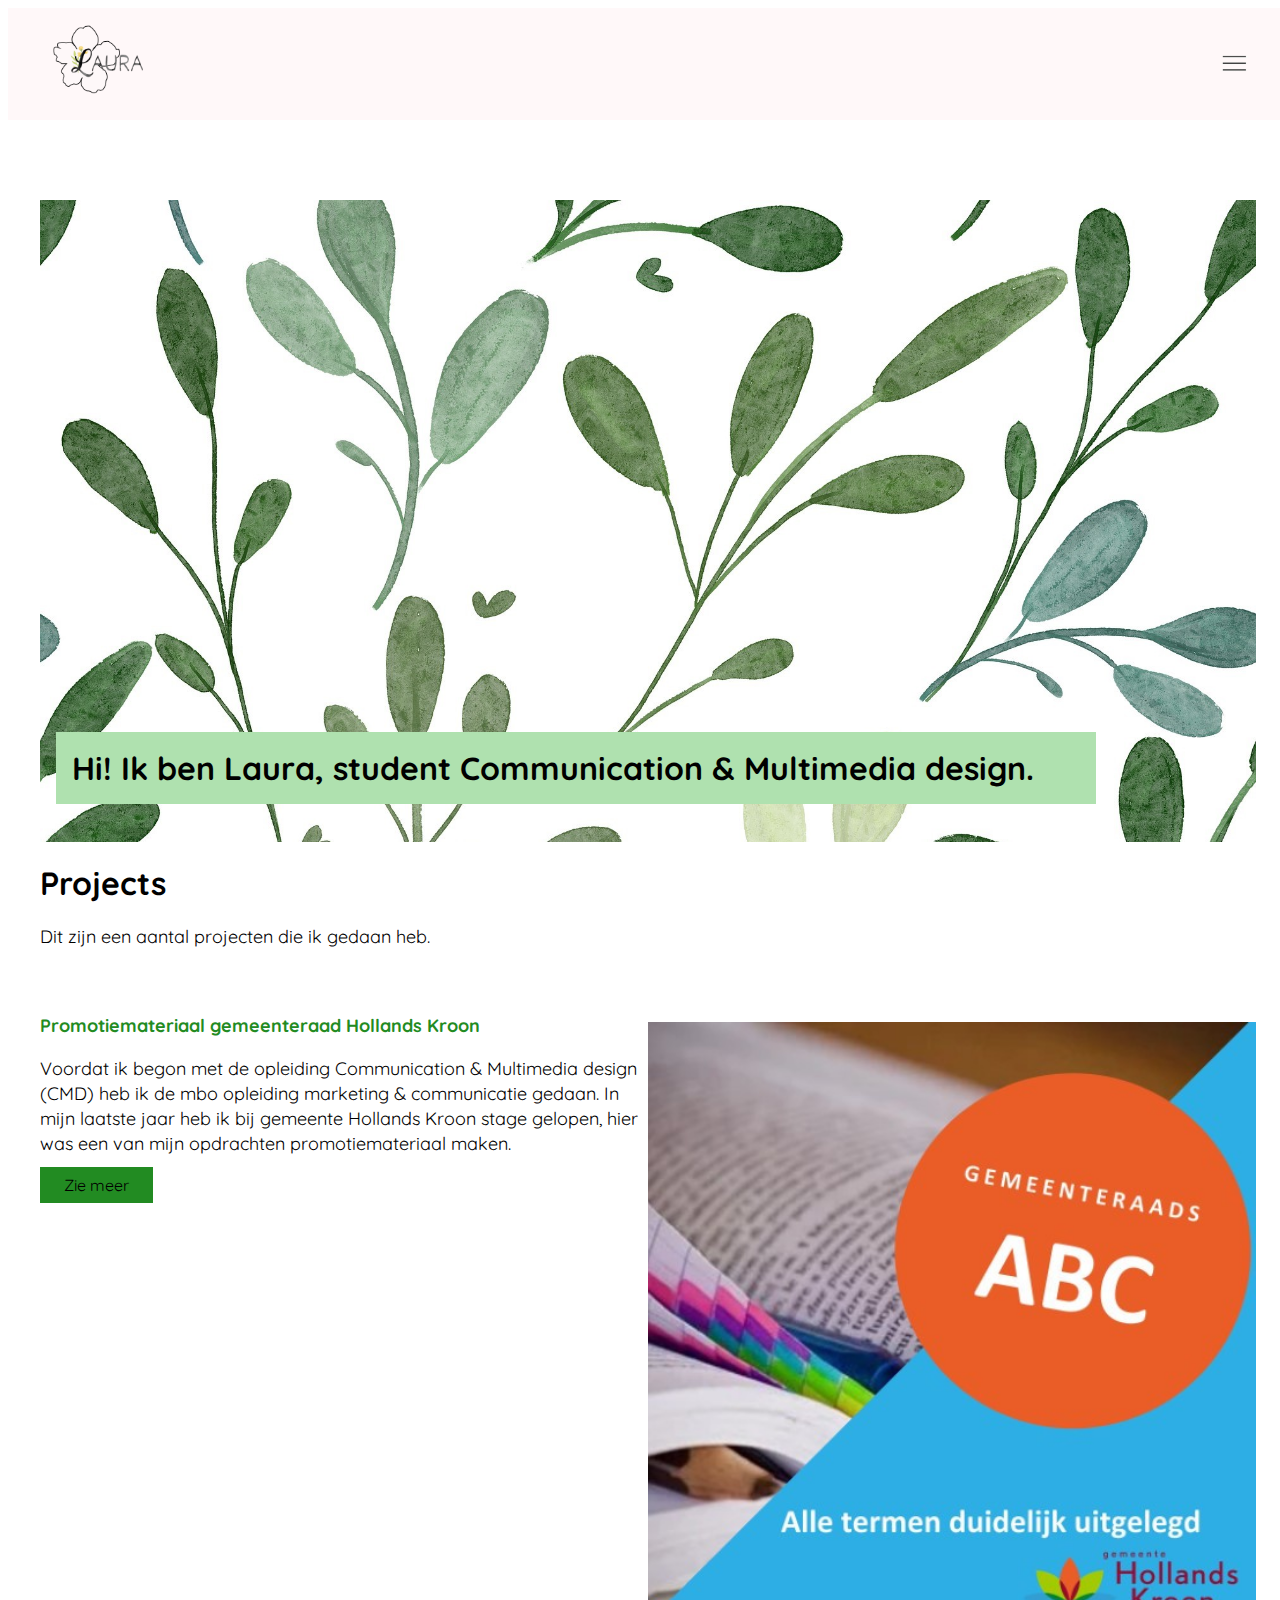
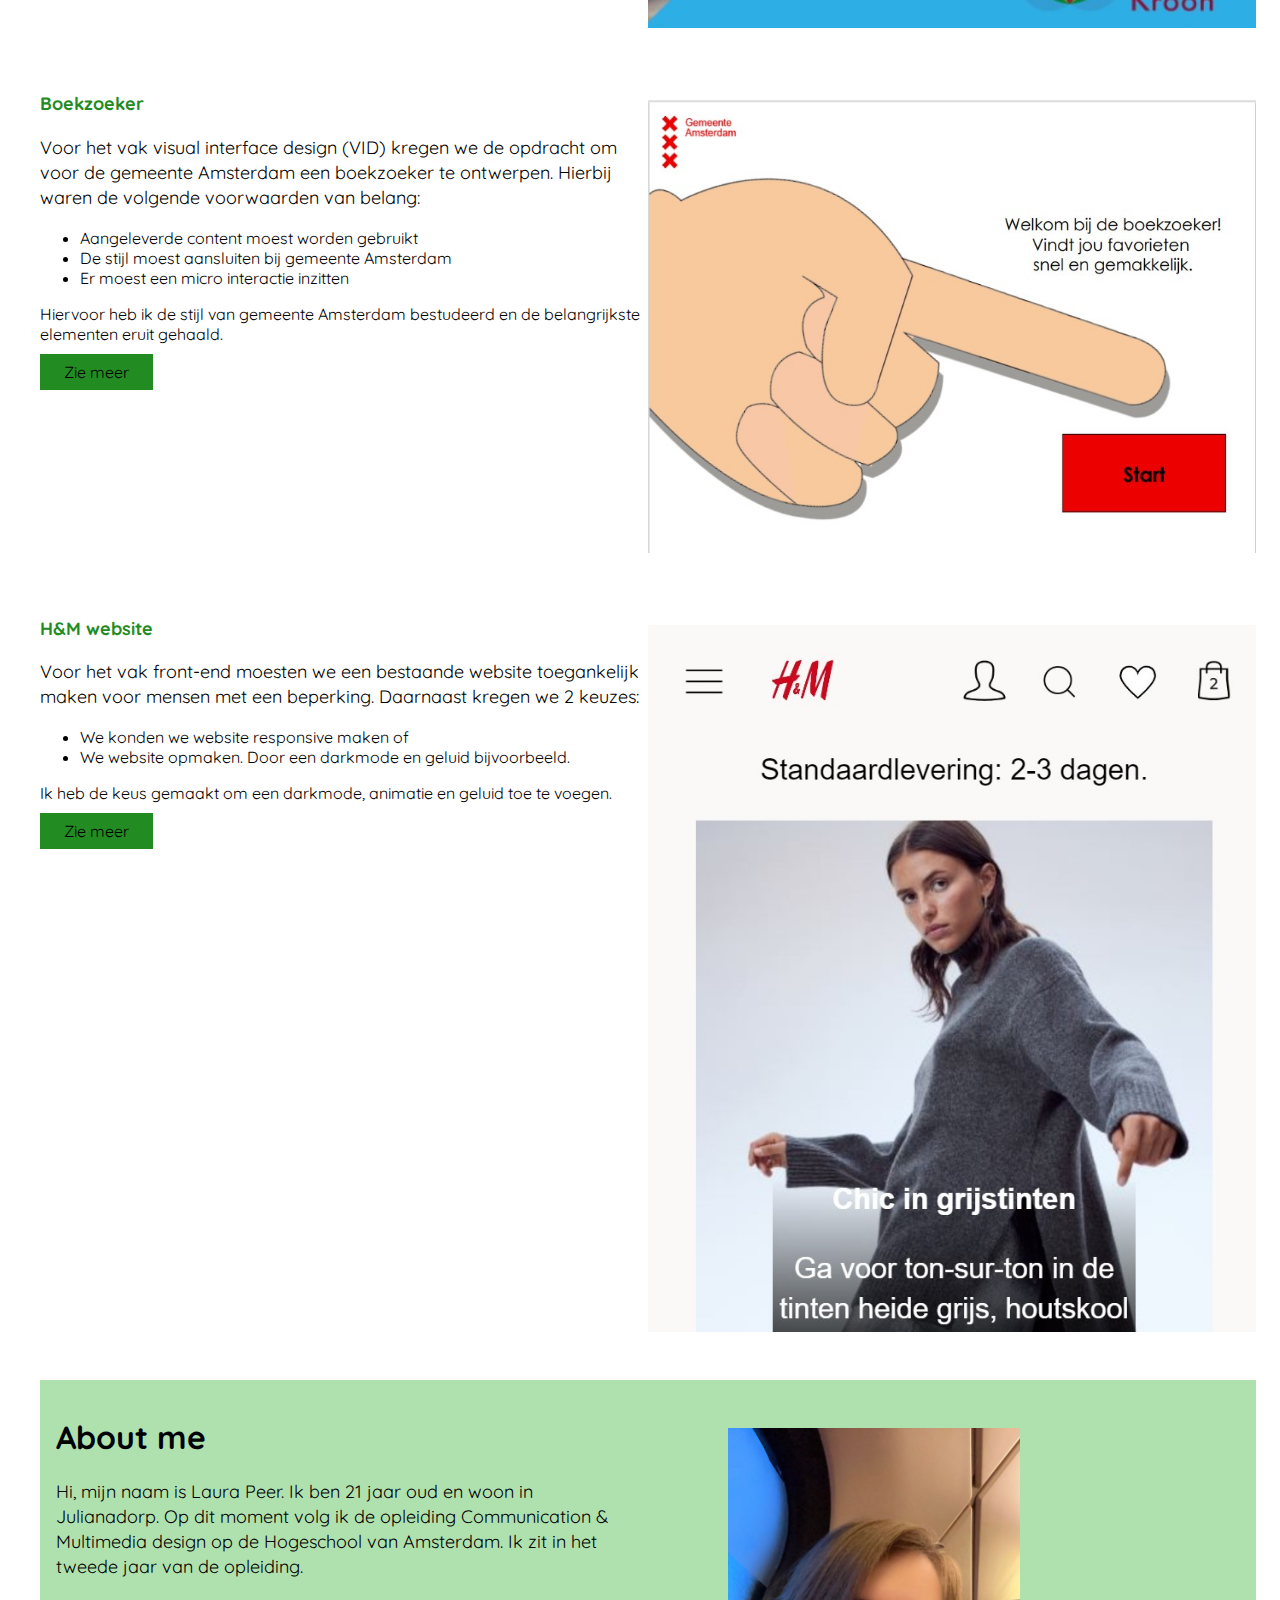
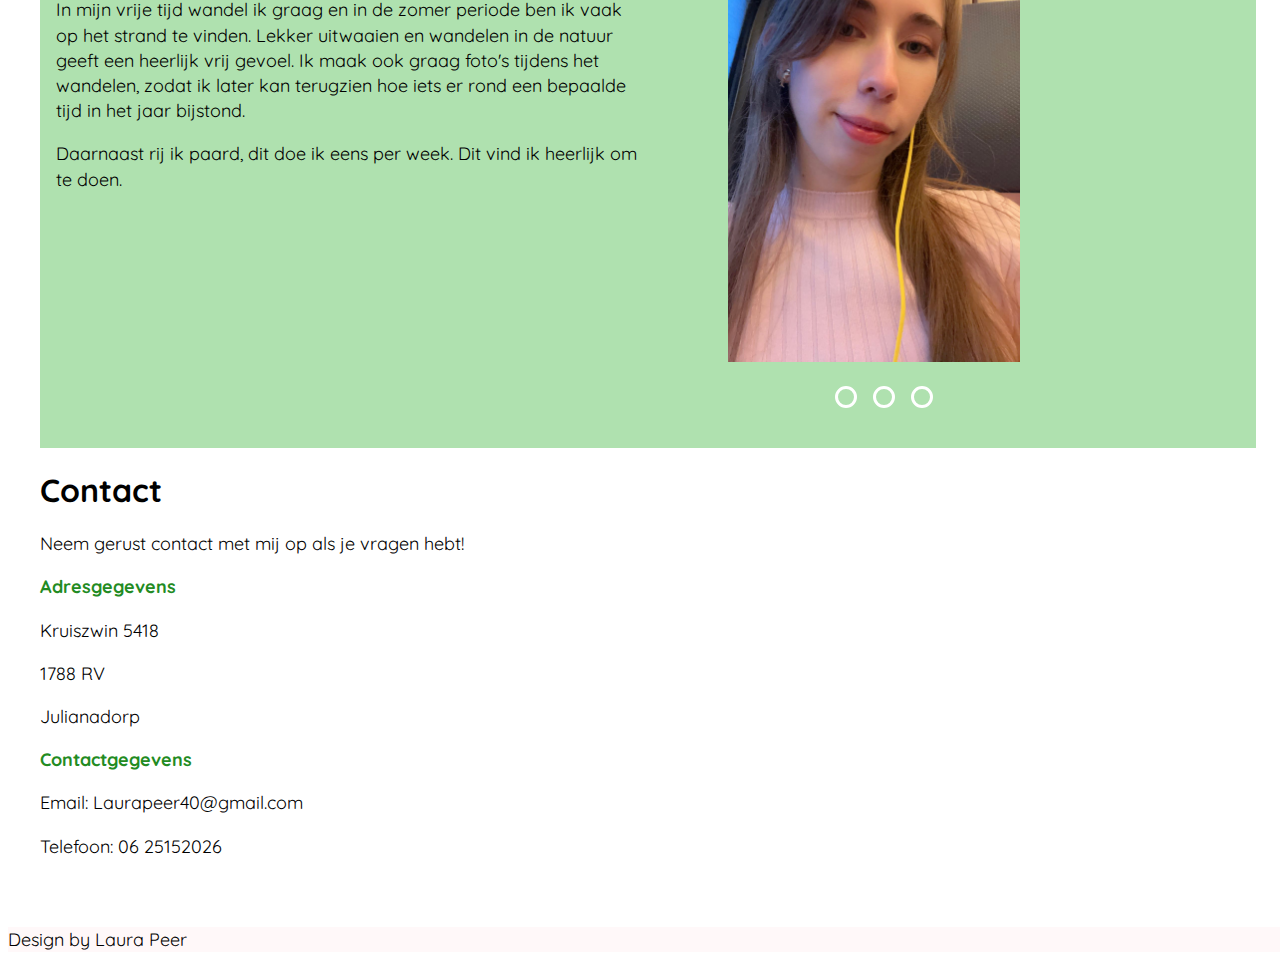
<file: index.html>
<!DOCTYPE html>
<html lang="en">
<head>
    <meta charset="UTF-8">
    <meta http-equiv="X-UA-Compatible" content="IE=edge">
    <meta name="viewport" content="width=device-width, initial-scale=1.0">
    <title>Laura's portfolio</title>

        <!--Lettertype-->
    <link rel="preconnect" href="https://fonts.googleapis.com">
    <link rel="preconnect" href="https://fonts.gstatic.com" crossorigin>
    <link href="https://fonts.googleapis.com/css2?family=Quicksand:wght@400;600;700&display=swap" rel="stylesheet">
    
        <!--Stylesheets-->
    <link rel="stylesheet" href="./css/algemeen.css">
    <link rel="stylesheet" href="./css/style.css">
        <!--icon bij webnaam-->
    <link rel="icon" type="image/svg+xml" href="img/peerfavicon.png">
    
</head>
<body>
    <a href="#navOverslaan">Navigatie overslaan</a>
    <header id="naarTop">
        <h1>            
            <a href="#naarTop"class=a"logo"><img src="./img/logo-portfolio.png" alt="Logo portfolio"></a>
        </h1>
        <button area-label="Menu button">
            <img src="img/menuknop.png" alt="Menu button">
        </button>
        <nav>
            <button area-label="Sluit button">
                <img src="img/kruisje-bg.png" alt="Sluit button">
            </button>
            <ul class="menu">
                <li><a href="#">Home</a></li>
                <li><a href="#projects">Projects</a></li>
                <li><a href="#about-me">About me</a></li>
                <li><a href="#contact">Contact</a></li>
            </ul>
        </nav>
    </header>
    <main id="navOverslaan">    
        <section><!--Section 1 voor styling-->
            <img src="img/header.jpg" alt="Header image">
            <h1>Hi! Ik ben Laura, student Communication & Multimedia design.</h1>
        </section>
        <h1 id="Projects">Projects</h1>
        <p>Dit zijn een aantal projecten die ik gedaan heb.</p>
        <section><!--Section 2 voor styling-->
            <div>
            <h2>Promotiemateriaal gemeenteraad Hollands Kroon</h2>
            <p>Voordat ik begon met de opleiding Communication & Multimedia design (CMD) heb ik de mbo opleiding marketing & communicatie gedaan. 
                In mijn laatste jaar heb ik bij gemeente Hollands Kroon stage gelopen, hier was een van mijn opdrachten promotiemateriaal maken.</p>
                <a href="./hollandskroon.html">Zie meer</a>
            </div>
                <img src="img/hollandskroon-abc.jpg" alt="ABC van de gemeenteraad">
        </section>
        <section><!--Section 3 voor styling-->
            <div>
            <h2>Boekzoeker</h2><!--Section 3 voor styling-->
            <p>Voor het vak visual interface design (VID) kregen we de opdracht om voor de gemeente Amsterdam een boekzoeker te ontwerpen. Hierbij waren de volgende voorwaarden van belang:
                <ul>
                    <li>Aangeleverde content moest worden gebruikt</li>
                    <li>De stijl moest aansluiten bij gemeente Amsterdam</li>
                    <li>Er moest een micro interactie inzitten</li>
                </ul>
            Hiervoor heb ik de stijl van gemeente Amsterdam bestudeerd en de belangrijkste elementen eruit gehaald.  
            </p>
            <a href="./Boekzoeker.html">Zie meer</a>
            </div>
            <img src="img/vid-schermen1.jpg" alt="Boekzoeker homepage">
        </section>
        <section>
            <div>
                <h2>H&M website</h2><!--Section 4 voor styling-->
                <p>Voor het vak front-end moesten we een bestaande website toegankelijk maken voor mensen met een beperking.
                    Daarnaast kregen we 2 keuzes:
                    <ul>
                        <li>
                            We konden we website responsive maken of
                        </li>
                        <li>
                            We website opmaken. Door een darkmode en geluid bijvoorbeeld.
                        </li>
                    </ul>
                Ik heb de keus gemaakt om een darkmode, animatie en geluid toe te voegen.
                </p>
                <a href="./hm.html">Zie meer</a>
            </div>
            <img src="img/hmhomepage.jpg" alt="H&M homepage">
        </section>

        <section id="about-me"><!--Section 5 voor styling-->
            <div>   
                <h1>About me </h1>  
                <p>Hi, mijn naam is Laura Peer. Ik ben 21 jaar oud en woon in Julianadorp. Op dit moment volg ik de opleiding
                    Communication & Multimedia design op de Hogeschool van Amsterdam. Ik zit in het tweede jaar van de opleiding.
                </p> 
                <p>
                    In mijn vrije tijd wandel ik graag en in de zomer periode ben ik vaak op het strand te vinden. Lekker uitwaaien en wandelen in de natuur geeft een heerlijk vrij gevoel. Ik maak ook
                    graag foto's tijdens het wandelen, zodat ik later kan terugzien hoe iets er rond een bepaalde tijd in het jaar bijstond.
                </p>
                <p>Daarnaast rij ik paard, dit doe ik eens per week. Dit vind ik heerlijk om te doen.</p>
            </div>
            <div>
                <figure class="slider">
                    <div class="image">
                        <input type="radio" name="slide" id="img1" checked>
                        <input type="radio" name="slide" id="img2">
                        <input type="radio" name="slide" id="img3">
        
                        <img src="./img/ik.jpg" class="m1" alt="img1">
                        <img src="./img/ikres.jpg" class="m2" alt="img2">
                        <img src="./img/denzel.jpg" class="m3" alt="img3">
                    </div>
                </figure>
                <figure class="dots">
                    <label for="img1"></label>
                    <label for="img2"></label>
                    <label for="img3"></label>
                </figure>
            </div>     
        </section>

        <section>
            <h1 id="contact">Contact</h1> <!--5e section voor styling-->
            <p>Neem gerust contact met mij op als je vragen hebt!</p>
            <h3>Adresgegevens</h3>
            <p>Kruiszwin 5418</p>
            <p>1788 RV</p>
            <p>Julianadorp</p>
            <h3>Contactgegevens</h3>
            <p>Email: Laurapeer40@gmail.com</p>
            <p>Telefoon: 06 25152026</p>
        </section>
    </main>
    <footer>
        <p>Design by Laura Peer</p>
    </footer>
    <script defer src="js/script.js"></script>
</body>
</html>
</file>
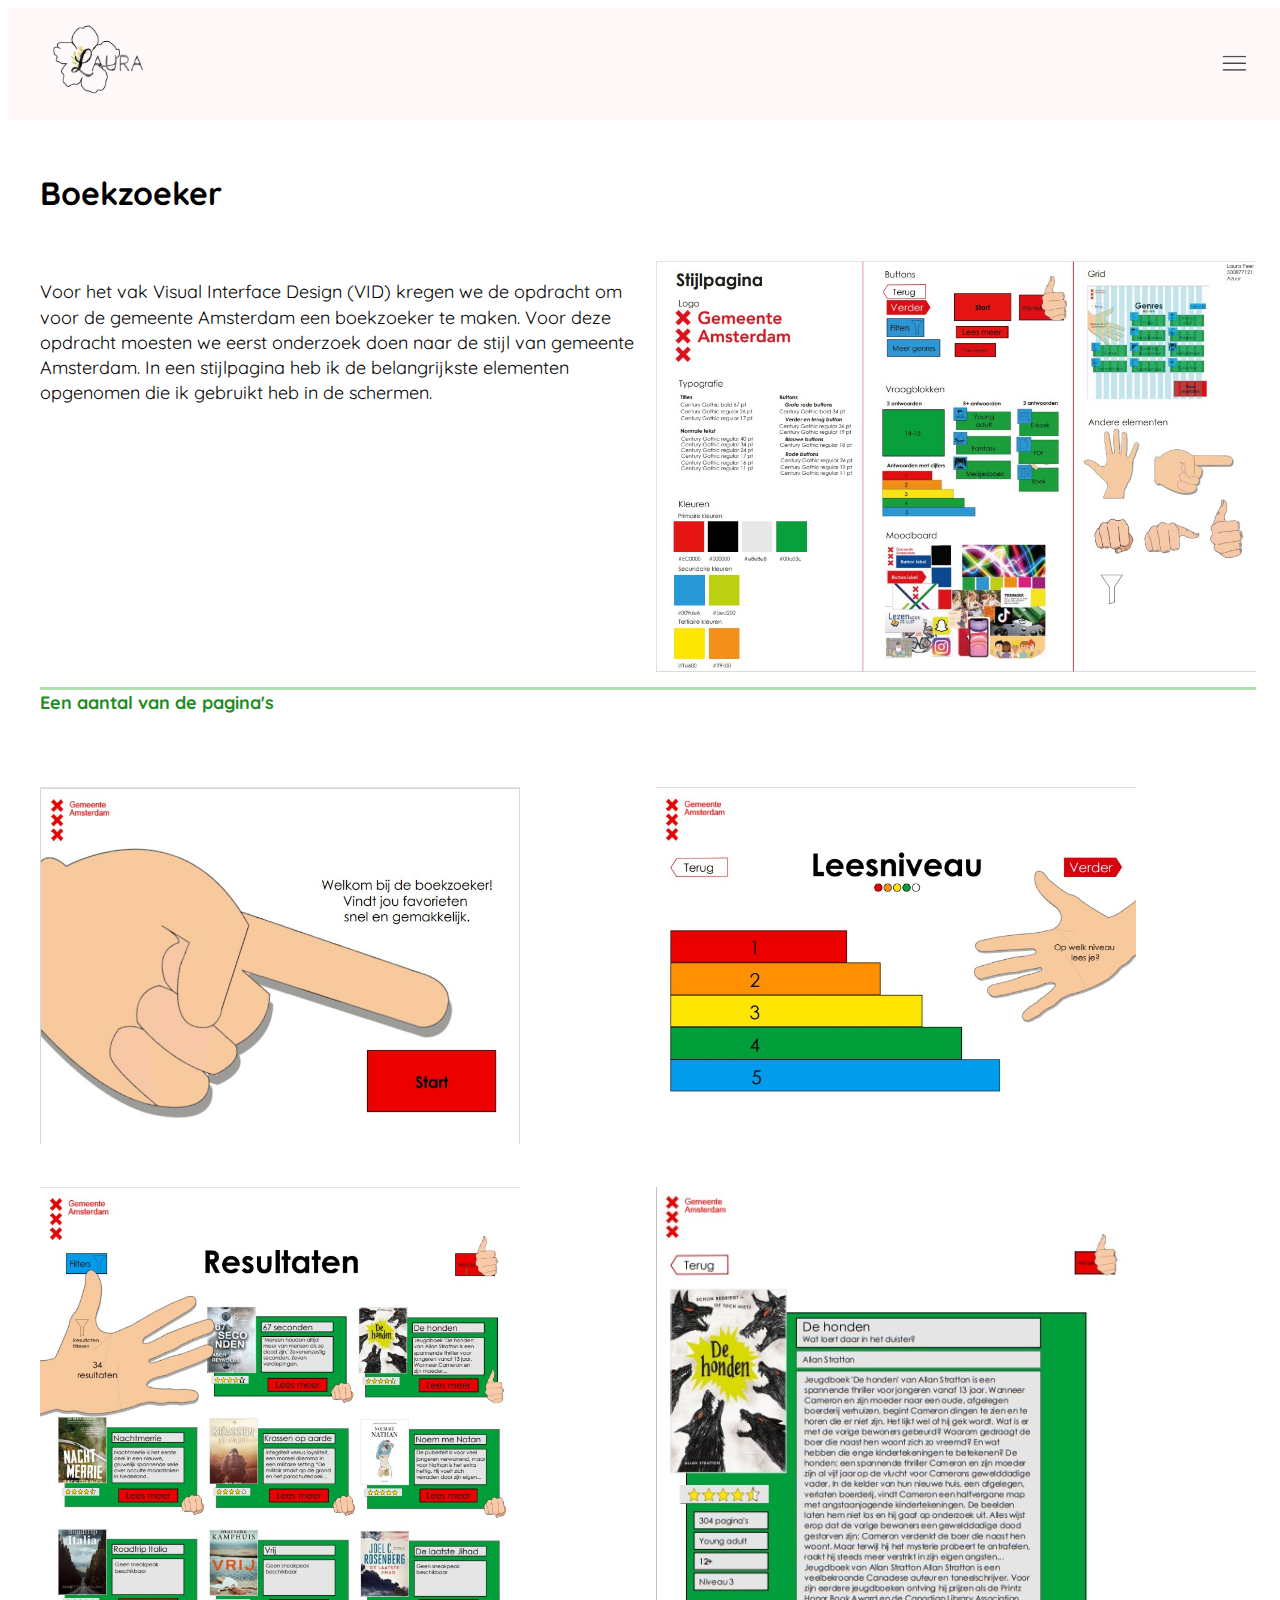
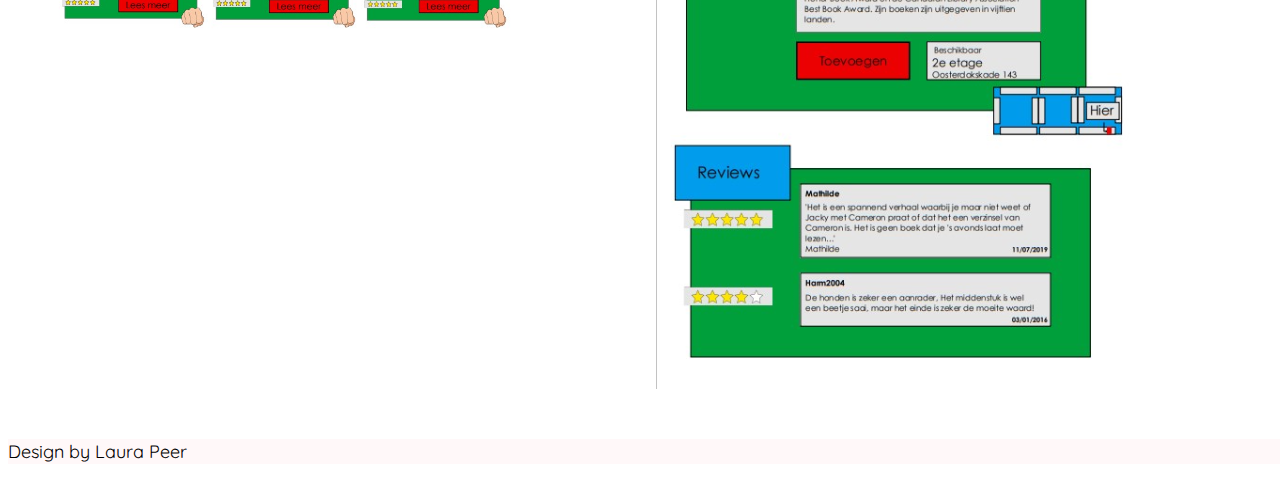
<file: Boekzoeker.html>
<!DOCTYPE html>
<html lang="en">
<head>
    <meta charset="UTF-8">
    <meta http-equiv="X-UA-Compatible" content="IE=edge">
    <meta name="viewport" content="width=device-width, initial-scale=1.0">
    <title>Boekzoeker</title>

    <!--Lettertype-->
    <link rel="preconnect" href="https://fonts.googleapis.com">
    <link rel="preconnect" href="https://fonts.gstatic.com" crossorigin>
    <link href="https://fonts.googleapis.com/css2?family=Quicksand:wght@400;600;700&display=swap" rel="stylesheet">
    
        <!--Stylesheets-->
    <link rel="stylesheet" href="./css/algemeen.css">
    <link rel="stylesheet" href="./css/style.css">
    <link rel="stylesheet" href="./css/detailpaginas.css">
        <!--icon bij webnaam-->
    <link rel="icon" type="image/svg+xml" href="img/peerfavicon.png">
            
</head>
<body>
    <a href="#boekzoeker">Navigatie overslaan</a>
    <header>
        <h1>            
            <a href="./index.html"class=a"logo"><img src="./img/logo-portfolio.png" alt="Logo portfolio"></a>
        </h1>
        <button area-label="Menu button">
            <img src="img/menuknop.png" alt="Menu button">
        </button>
        <nav>
            <button area-label="Sluit button">
                <img src="img/kruisje-bg.png" alt="Sluit button">
            </button>
            <ul class="menu">
                <li><a href="#navOverslaan">Home</a></li>
                <li><a href="#projects">Projects</a></li>
                <li><a href="#about-me">About me</a></li>
                <li><a href="#contact">Contact</a></li>
            </ul>
        </nav>
    </header>
    <main id="boekzoeker">
        <h1>Boekzoeker</h1>
        <section>
            <p>Voor het vak Visual Interface Design (VID) kregen we de opdracht om voor de gemeente Amsterdam een boekzoeker
                te maken. Voor deze opdracht moesten we eerst onderzoek doen naar de stijl van gemeente Amsterdam. In een stijlpagina
                heb ik de belangrijkste elementen opgenomen die ik gebruikt heb in de schermen. 
            </p>
            <img src="img/vid-stijlpagina.jpg" alt="Stijlpagina boekzoeker">
        </section>
        <h2>Een aantal van de pagina's</h2>
        <section>
            <img src="img/vid-schermen1.jpg" alt="Homescherm boekzoeker">
            <img src="img/vid-schermen2.jpg" alt="Vraag over het leesniveau">
            <img src="img/vid-schermen3.jpg" alt="Overzicht gevonden reslutaten">
            <img src="img/vid-schermen4.jpg" alt="Detailpagina boek">
        </section>
    </main>
    <footer>
        <p>Design by Laura Peer</p>
    </footer>
    <script defer src="js/script.js"></script>
</body>
</html>
</file>
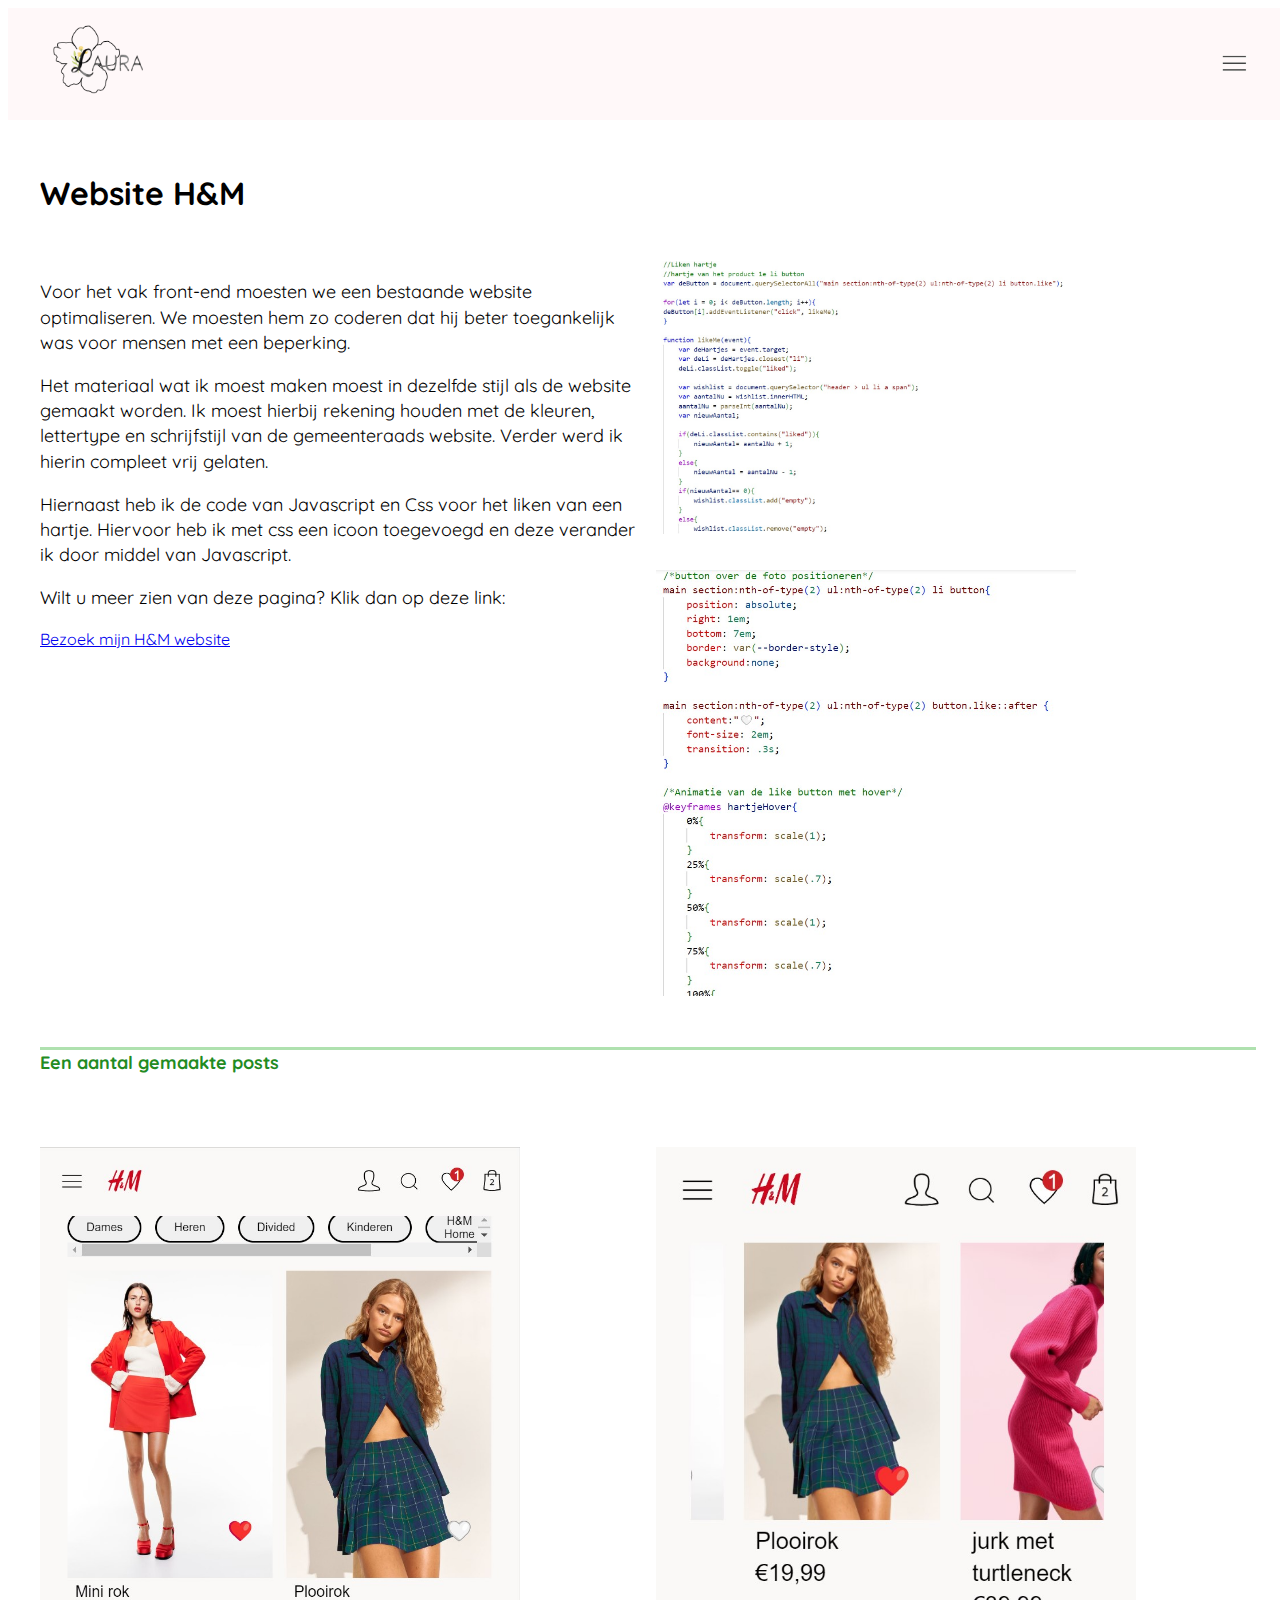
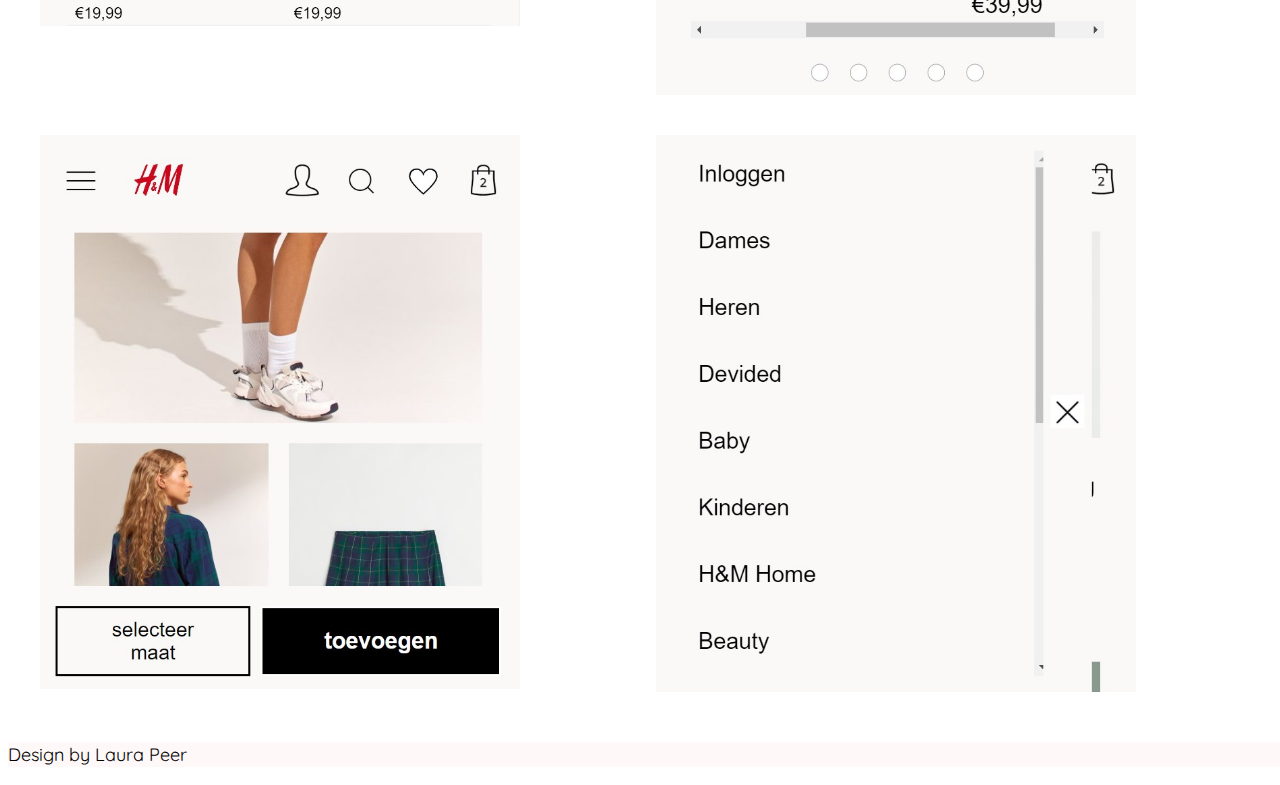
<file: hm.html>
<!DOCTYPE html>
<html lang="en">
<head>
    <meta charset="UTF-8">
    <meta http-equiv="X-UA-Compatible" content="IE=edge">
    <meta name="viewport" content="width=device-width, initial-scale=1.0">
    <title>H&M website</title>

          <!--Lettertype-->
          <link rel="preconnect" href="https://fonts.googleapis.com">
          <link rel="preconnect" href="https://fonts.gstatic.com" crossorigin>
          <link href="https://fonts.googleapis.com/css2?family=Quicksand:wght@400;600;700&display=swap" rel="stylesheet">
          
              <!--Stylesheets-->
          <link rel="stylesheet" href="./css/algemeen.css">
          <link rel="stylesheet" href="./css/style.css">
          <link rel="stylesheet" href="./css/detailpaginas.css">
              <!--icon bij webnaam-->
          <link rel="icon" type="image/svg+xml" href="img/peerfavicon.png">
          
</head>
<body>
    <a href="#HM">Navigatie overslaan</a>
    <header>
        <h1>            
            <a href="./index.html"class=a"logo"><img src="./img/logo-portfolio.png" alt="Logo portfolio"></a>
        </h1>
        <button area-label="Menu button">
            <img src="img/menuknop.png" alt="Menu button">
        </button>
        <nav>
            <button area-label="Sluit button">
                <img src="img/kruisje-bg.png" alt="Sluit button">
            </button>
            <ul class="menu">
                <li><a href="#navOverslaan>Home</a></li>
                <li><a href="#projects">Projects</a></li>
                <li><a href="#about-me">About me</a></li>
                <li><a href="#contact">Contact</a></li>
            </ul>
        </nav>
    </header>
    <main id="HM">
        <h1>Website H&M</h1>
        <section>
            <div>
                <p>Voor het vak front-end moesten we een bestaande website optimaliseren. We moesten hem zo coderen dat hij beter toegankelijk was voor mensen met een beperking.
                </p>
                <p>Het materiaal wat ik moest maken moest in dezelfde stijl als de website gemaakt worden. Ik moest hierbij rekening houden met de kleuren,
                    lettertype en schrijfstijl van de gemeenteraads website. Verder werd ik hierin compleet vrij gelaten.
                </p>
                <p>Hiernaast heb ik de code van Javascript en Css voor het liken van een hartje. Hiervoor heb ik met css een icoon toegevoegd en deze verander ik door middel van
                    Javascript.
                </p>
                <p>Wilt u meer zien van deze pagina? Klik dan op deze link:</p>
                <a href="https://laurabinky.github.io/Frontend/detail.html">Bezoek mijn H&M website</a>
            </div>
            <div>
                <img src="img/liken.jpg" alt="Javascript like hartje">
                <img src="img/hartje.jpg" alt="Css like hartje">
            </div>
        </section>

        <h2>Een aantal gemaakte posts</h2>
        <section>
            <img src="img/frontend-hm.jpg" alt="foto van homepage">
            <img src="img/hartjelike.jpg" alt="foto met geliked hart">
            <img src="img/fotodetail.jpg" alt="Detailpagina H&M">
            <img src="img/menufrontend.jpg" alt="Menu van H&M">        
        </section>
    </main>
    <footer>
        <p>Design by Laura Peer</p>
    </footer>
    <script defer src="js/script.js"></script>
</body>
</html>
</file>
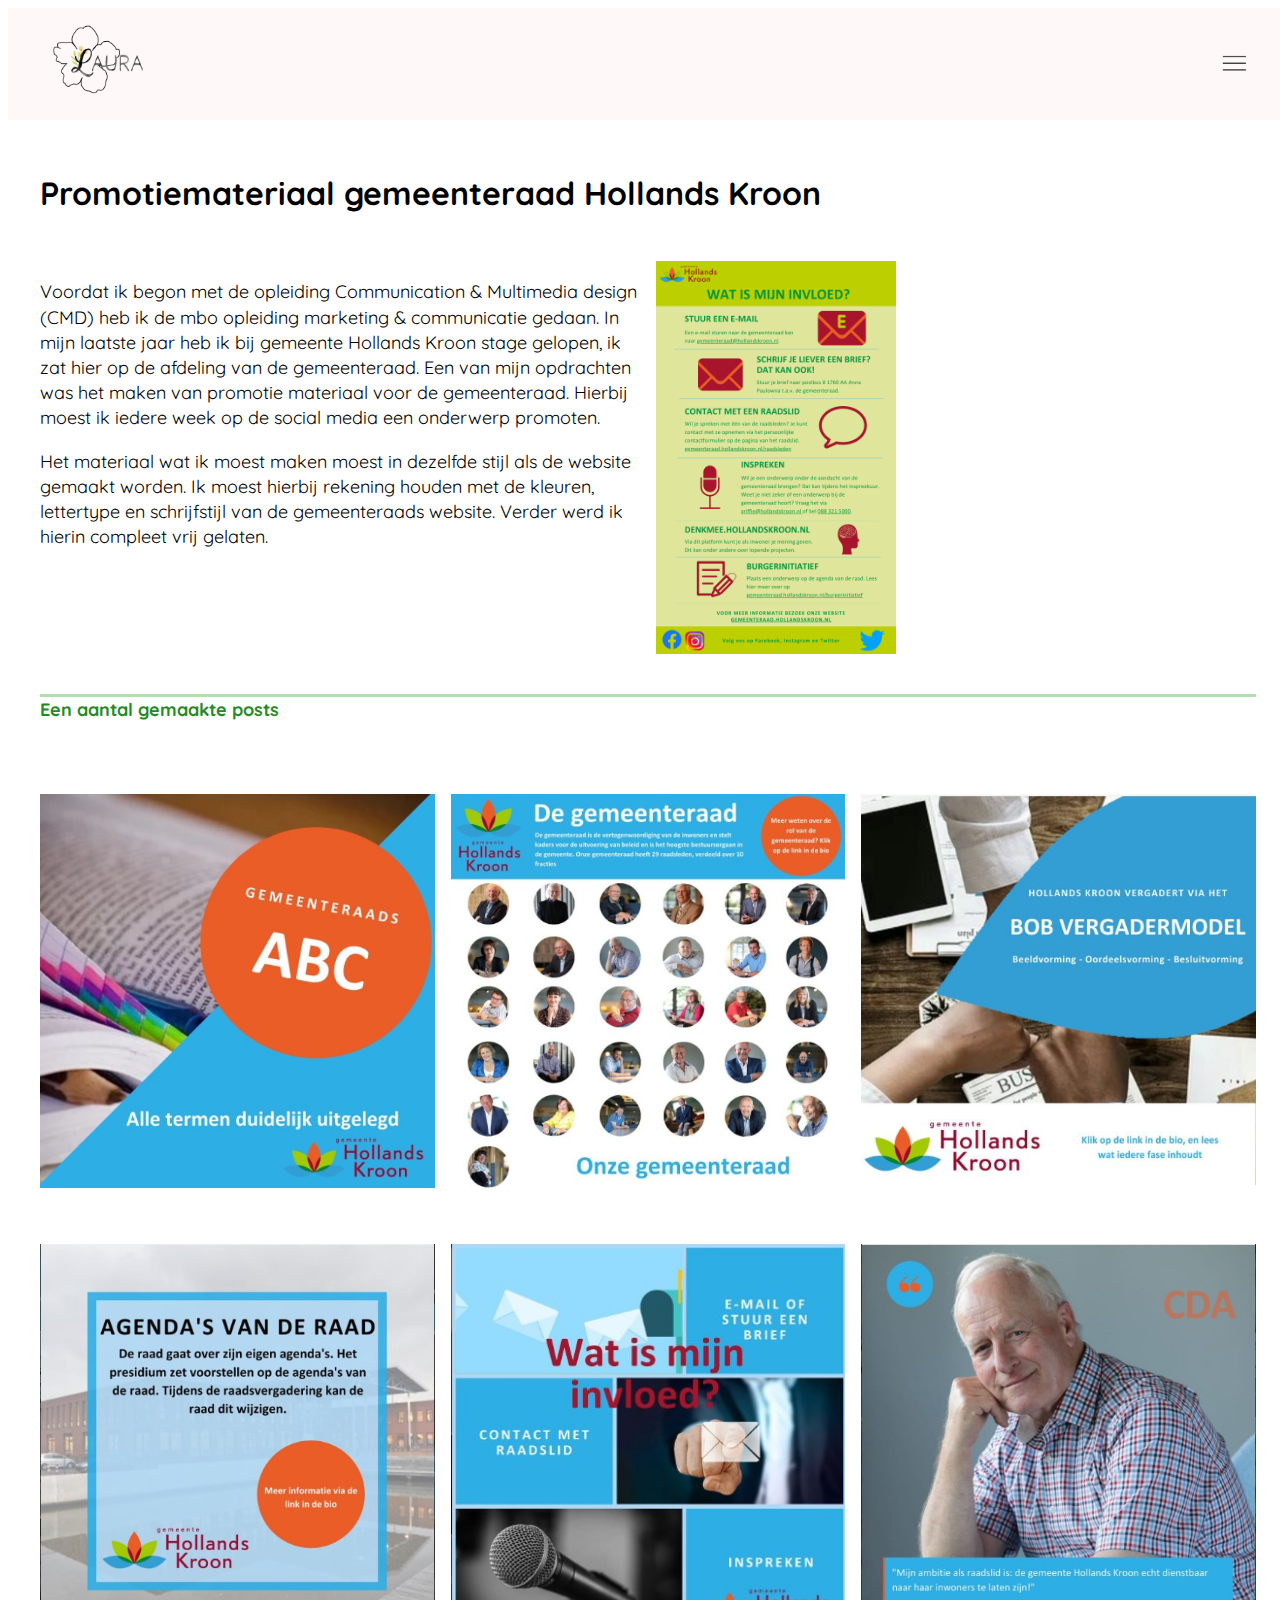
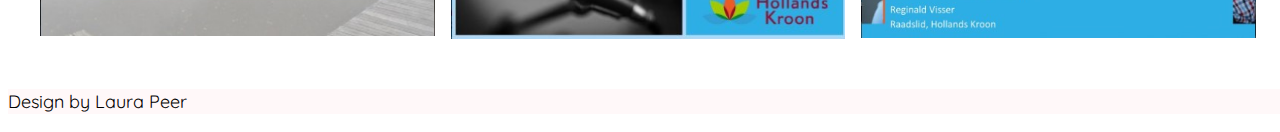
<file: hollandskroon.html>
<!DOCTYPE html>
<html lang="en">
<head>
    <meta charset="UTF-8">
    <meta http-equiv="X-UA-Compatible" content="IE=edge">
    <meta name="viewport" content="width=device-width, initial-scale=1.0">
    <title>Promotiemateriaal Gemeenteraad Hollands Kroon</title>

          <!--Lettertype-->
          <link rel="preconnect" href="https://fonts.googleapis.com">
          <link rel="preconnect" href="https://fonts.gstatic.com" crossorigin>
          <link href="https://fonts.googleapis.com/css2?family=Quicksand:wght@400;600;700&display=swap" rel="stylesheet">
          
              <!--Stylesheets-->
          <link rel="stylesheet" href="./css/algemeen.css">
          <link rel="stylesheet" href="./css/style.css">
          <link rel="stylesheet" href="./css/detailpaginas.css">
              <!--icon bij webnaam-->
          <link rel="icon" type="image/svg+xml" href="img/peerfavicon.png">
          
</head>
<body>
    <a href="#gemeenteraad">Navigatie overslaan</a>
    <header>
        <h1>            
            <a href="./index.html"class=a"logo"><img src="./img/logo-portfolio.png" alt="Logo portfolio"></a>
        </h1>
        <button area-label="Menu button">
            <img src="img/menuknop.png" alt="Menu button">
        </button>
        <nav>
            <button area-label="Sluit button">
                <img src="img/kruisje-bg.png" alt="Sluit button">
            </button>
            <ul class="menu">
                <li><a href="#navOverslaan">Home</a></li>
                <li><a href="#projects">Projects</a></li>
                <li><a href="#about-me">About me</a></li>
                <li><a href="#contact">Contact</a></li>
            </ul>
        </nav>
    </header>
    <main id="gemeenteraad">
        <h1>Promotiemateriaal gemeenteraad Hollands Kroon</h1>
        <section>
            <div>
                <p>Voordat ik begon met de opleiding Communication & Multimedia design (CMD) heb ik de mbo opleiding marketing & communicatie gedaan. 
                    In mijn laatste jaar heb ik bij gemeente Hollands Kroon stage gelopen, ik zat hier op de afdeling van de gemeenteraad. Een van 
                    mijn opdrachten was het maken van promotie materiaal voor de gemeenteraad. Hierbij moest ik iedere week op de social media een onderwerp promoten.
                </p>
                <p>Het materiaal wat ik moest maken moest in dezelfde stijl als de website gemaakt worden. Ik moest hierbij rekening houden met de kleuren,
                    lettertype en schrijfstijl van de gemeenteraads website. Verder werd ik hierin compleet vrij gelaten.
                </p>
            </div>
            <div>
                <img src="img/hollandskroon-invloed.png" alt="Infographic 'wat is mijn invloed'">
            </div>
        </section>

        <h2>Een aantal gemaakte posts</h2>
        <section>
            <img src="img/hollandskroon-abc.jpg" alt="ABC van de gemeenteraad">
            <img src="img/hollandskroon-raad.jpg" alt="Gemeenteraad Hollandskroon">
            <img src="img/hollandskroon-bob.jpg" alt="BOB vergadermodel">
            <img src="img/hollandskroon-raadsagenda.jpg" alt="Raadsagenda">
            <img src="img/hollandskroon-invloedhk.jpg" alt="Wat is mijn invloed">
            <img src="img/hollandskroon-reginald.jpg" alt="Raadslid Reginald">
        </section>
    </main>
    <footer>
        <p>Design by Laura Peer</p>
    </footer>
    <script defer src="js/script.js"></script>
</body>
</html>
</file>
<file: css/algemeen.css>
/* *, *::after, *::before {
    box-sizing:border-box;  
  } */
  /* button, summary {
      cursor: pointer;
  } */
  html{
    scroll-behavior: smooth;
  }

     /*********************/
  /* CUSTOM PROPERTIES */
  /*********************/
  :root {
    /* kleurenpallet*/
      /*tekst*/
    --color-text:#000;
    --color-h2-h3:#228B22;
    --text-black: #000;


    /* background */
    --background-color-normal: #ffffff;
    --background-color-header: #fff8f9;
    --background-buttons: #228B22;
    --background-accent:#AFE1AF;
    --background-footer: #fff8f9;
    --background-color-white: #ffffff;

    /* overig */
    --border-style-color:#AFE1AF;
  }

  @media(prefers-color-scheme: dark){
    :root{
       /* kleurenpallet*/
      /*tekst*/
    --color-text:#fff;
    --color-h2-h3:#228B22;
    --text-black: #000;

    /* background */
    --background-color-normal: #000;
    --background-color-header: #131313;
    --background-buttons: #228B22;
    --background-accent:#AFE1AF;
    --background-footer: #131313;
    --background-color-white: #ffffff;


    /* overig */
    --border-style-color:#AFE1AF;
    }
  }

  body{
    width: 100%;
    background-color: var(--background-color-normal);
    font-family: 'Quicksand', sans-serif;
    color: var(--color-text);
  }

  h2, h3, h4, p{
    font-size: large;
    line-height: 1.4em;
  }

  h2, h3{
    color: var(--color-h2-h3);
  }

  /*Skiplink*/
  body > a{
    display:none;
    width: fit-content;
    margin: 1em;
    margin-top: var(--margin-altijd-0);
    padding: .5em;
    font-size: small;
    
    background-color: var(--color-header);
  }

  img{
    max-width: 100%;
  }

/* Menu */
  
  /* Algemene stijling */
  header{
    display: flex;
    height: 5em;
    padding:1em;
    align-items: center;
    gap:1em;

    position: sticky;
    top: 0;
    z-index: 999;
    background-color: var(--background-color-header);
}

/* Logo */
header{
  display: flex;
  flex-direction: row-reverse;
  justify-content: space-between;
  padding-left: 2em;
  padding-right: 2em;
}
header h1 a{
    padding: 0 0.15em;
    text-decoration: none;
    color: var(--background-buttons);
  }
  header h1 a img{
    width: 5em;
  }

/* menu */
header > button{
    border: none;
    background: none;
    width: 3.2em;
    order:-1;
}
header > button img{
    width: 100%;
}

/* Navigatie */
/*Het zichtbaar en onzichtbaar maken van het menu*/
header > nav{
    display: grid;
    grid-template-columns: 1fr 2em;
    align-items: center;
    position: relative;
    position: fixed;
    inset: 0;
    background-color: var(--background-color-header);
    z-index: var(--z-idex);

    transform: translateX(-100%);
    transition-duration: .2s;
}

header nav.openen{
    transform: translateX(-10%);
}

header nav > button{
    position: absolute;
    right: 0;
    top: 0;
    bottom: 0;
    width: 5em;
    border: none;
    background-color: var(--background-color-header);
}

header nav > button img{
    width: 100%;
}

header nav > ul{
    overflow-y:auto;
}

header nav > ul li{
    margin-top: .5em;
    margin-bottom: 2em;
}
header nav > ul li a{
    margin-left: 2em;
    color: var(--color-text);
    text-decoration: none;
    font-size: large;
    margin-left: 7em;
    border-bottom: .1em solid var(--background-accent);

}

/*Stijling voor de main algemeen*/
main{
  padding: 2em;
}

footer{
  background-color: var(--background-footer);
  font-size: .5em;
}

@media (min-width:50em) {
  section{
    grid-template-columns: 1fr;
  }
}
</file>
<file: css/style.css>
/* Section 1 */
main section:nth-of-type(1) {
	display: flex;
	flex-direction: column;
	position:relative;
  margin-top: 3em;
}

main section:nth-of-type(1)  h1 {
	position: absolute;
		text-align: left;
		position: absolute;
    background-color: var(--background-accent);
    color: var(--text-black);


		bottom: .5em;
		right: 5em;
		left:.5em;
    padding: .5em;
		z-index: 100;
}

/* Section 2 */
main section:nth-of-type(2){
  display: grid;
  grid-template-columns: 1fr 1fr;
  margin-top: 3em;
}

main section:nth-of-type(2) div{
  margin-right: .5em;
}
main section:nth-of-type(2) img{
  margin-top: 1.5em;
  width: 100%;
}

/* Button section 1 */
main section:nth-of-type(2) a{
  background-color: var(--background-buttons);
  color: var(--color-text);
  text-decoration: none;
  padding: .5em 1.5em .5em 1.5em;
  margin: 1em 0 1em 0;
}
main section:nth-of-type(2) a:hover{
  border-style: dotted;
  border-color: var(--border-style-color);
}

/* Section 3 */
main section:nth-of-type(3){
  display: grid;
  grid-template-columns: 1fr 1fr;
  margin-top: 3em;
}

main section:nth-of-type(3) div{
  margin-right: .5em;
}
main section:nth-of-type(3) img{
  margin-top: 1.5em;
  width: 100%;
}
/* Button section 2 */
main section:nth-of-type(3) a{
  background-color: var(--background-buttons);
  color: var(--color-text);
  text-decoration: none;
  padding: .5em 1.5em .5em 1.5em;
  margin: 1em 0 1em 0;
}
main section:nth-of-type(3) a:hover{
  border-style: dotted;
  border-color: var(--border-style-color);
}

/* Section 4 */
main section:nth-of-type(4){
  display: grid;
  grid-template-columns: 1fr 1fr;
  margin-top: 3em;
}

main section:nth-of-type(4) div{
  margin-right: .5em;
}
main section:nth-of-type(4) img{
  margin-top: 1.5em;
  width: 100%;
}
/* Button section 2 */
main section:nth-of-type(4) a{
  background-color: var(--background-buttons);
  color: var(--color-text);
  text-decoration: none;
  padding: .5em 1.5em .5em 1.5em;
  margin: 1em 0 1em 0;
}
main section:nth-of-type(4) a:hover{
  border-style: dotted;
  border-color: var(--border-style-color);
}

/* Section 5 */
main section:nth-of-type(5){
  margin-top: 3em;
  background-color: var(--background-accent);
  padding: 1em;
  display: grid;
  grid-template-columns: 1fr 1fr;
}

main section:nth-of-type(5) div{
  margin-right: .5em;
  color: var(--text-black);
}

/* Slider */
figure{
  display: block;
  margin-block-start: 1em;
  margin-block-end: 1em;
  margin-inline-start: 40px;
  margin-inline-end: 40px;
}
.slider{
    position: relative;
    width: 50%;
    overflow: hidden;
    align-items: center;
    margin-top: 2em;
    margin-left: 5em;
}
.image{
    display: flex;
    width: 100%;
}
.image img{
    transition: all 0.15s ease;
}
.image input{
    display: none;
}

main section:nth-of-type(4) figure:nth-of-type(2){
  margin-right: 8em;
}
.dots{
    display: flex;
    justify-content: center;
    margin: 1em;
    padding-right: 7em;
}
.dots label{
    height: 1em;
    width: 1em;
    border-radius: 1em;
    border: solid #fff .2em;
    cursor: pointer;
    transition: all 0.20s ease;
    margin: .5em;
}
.dots label:focus{
    background: var(--background-color-white);
    background-color: #ffffff;
}
.dots label:active{
    background: var(--background-color-white);
}

#img1:checked ~ .m1{
  margin-left: 0;
}
#img2:checked ~ .m2{
  margin-left: -100%;
}
#img3:checked ~ .m3{
  margin-left: -200%;
}

@media (min-width:40em) {
	div {
		grid-template-columns:4fr 3fr;
	}
}

/* main section:nth-of-type(4) figure{
  display: flex;
  overflow-x: auto;
  padding: 0;
  gap: 1em;
} */

/* main section:nth-of-type(4) figure img{
  /* width: 80%; */
    /* list-style: none;
    position: relative;
    display: flex;
    flex-direction: column;
    width:calc(60% - 6em);
    flex-shrink:0; */
/* } */ */

/* Plaatjes op elkaar transition */
/* #slider{
  position: relative;
  height: 4em;
  max-width: 4em; 
  margin: 0 auto;
}

#slider img{
  position: absolute;
  right: 10em;
  max-width: 13em;
  -webkit-transition: opacity 1s ease-in-out;
  -moz-transition: opacity 1s ease-in-out;
  -o-transition: opacity 1s ease-in-out;
  transition: opacity 1s ease-in-out;
}

@keyframes sideInOut{
  0%{
    opacity: 1;
  }
  22%{
    opacity: 1;    
  }
  83%{
    opacity: 0;
  }
  100%{
    opacity: 1;
  }
}

#slider img.top{
  animation-name: slideInOut;
  animation-timing-function: ease-in-out;
  animation-iteration-count: infinite;
  animation-duration: 10s;
  animation-direction: alternate;
}

#slider img:nth-of-type(1) {
  animation-delay: 4s;
}
#slider img:nth-of-type(2) {
  animation-delay: 2s;
}
#slider img:nth-of-type(3) {
  animation-delay: 0;
} */


main section:nth-of-type(5){
  margin-top: 3em;
}

main section:nth-of-type(5) h3{
  padding-top: 2em;
}
</file>
<file: css/detailpaginas.css>
/* Styling voor pagina promotiemateriaal gemeenteraad */
#gemeenteraad h2{
    border-top: solid;
    border-color: var(--border-style-color);
    margin-top: 2em;
}

#gemeenteraad section:nth-of-type(1){
    display: grid;
    grid-template-columns: 1fr 1fr;
    gap: 1em;
}

#gemeenteraad section:nth-of-type(1) img{
    max-width: 15em;
}

/* Styling afbeeldingen */
#gemeenteraad section:nth-of-type(2){
    display: grid;
    grid-template-columns: 1fr 1fr 1fr;
    gap: 1em;
}
#gemeenteraad section:nth-of-type(2) img{
    max-width: 30em;
}


/* Styling voor pagina boekzoeker */
#boekzoeker h2{
    border-top: solid;
    border-color: var(--border-style-color);
}

#boekzoeker section:nth-of-type(1){
    display: grid;
    grid-template-columns: 1fr 1fr;
    gap: 1em;
}

/* Styling afbeeldingen */
#boekzoeker section:nth-of-type(2){
    display: grid;
    grid-template-columns: 1fr 1fr;
    gap: 1em;
}
#boekzoeker section:nth-of-type(2) img{
    max-width: 30em;
}


/* Styling voor pagina H&M website */
#HM h2{
    border-top: solid;
    border-color: var(--border-style-color);
}

#HM section:nth-of-type(1){
    display: grid;
    grid-template-columns: 1fr 1fr;
    gap: 1em;
}

#HM section:nth-of-type(1) div:nth-of-type(2) img{
    padding-bottom: 2em;
    width: 70%;
}

/* Styling afbeeldingen */
#HM section:nth-of-type(2){
    display: grid;
    grid-template-columns: 1fr 1fr;
    gap: 1em;
}
#HM section:nth-of-type(2) img{
    max-width: 30em;
}
</file>
